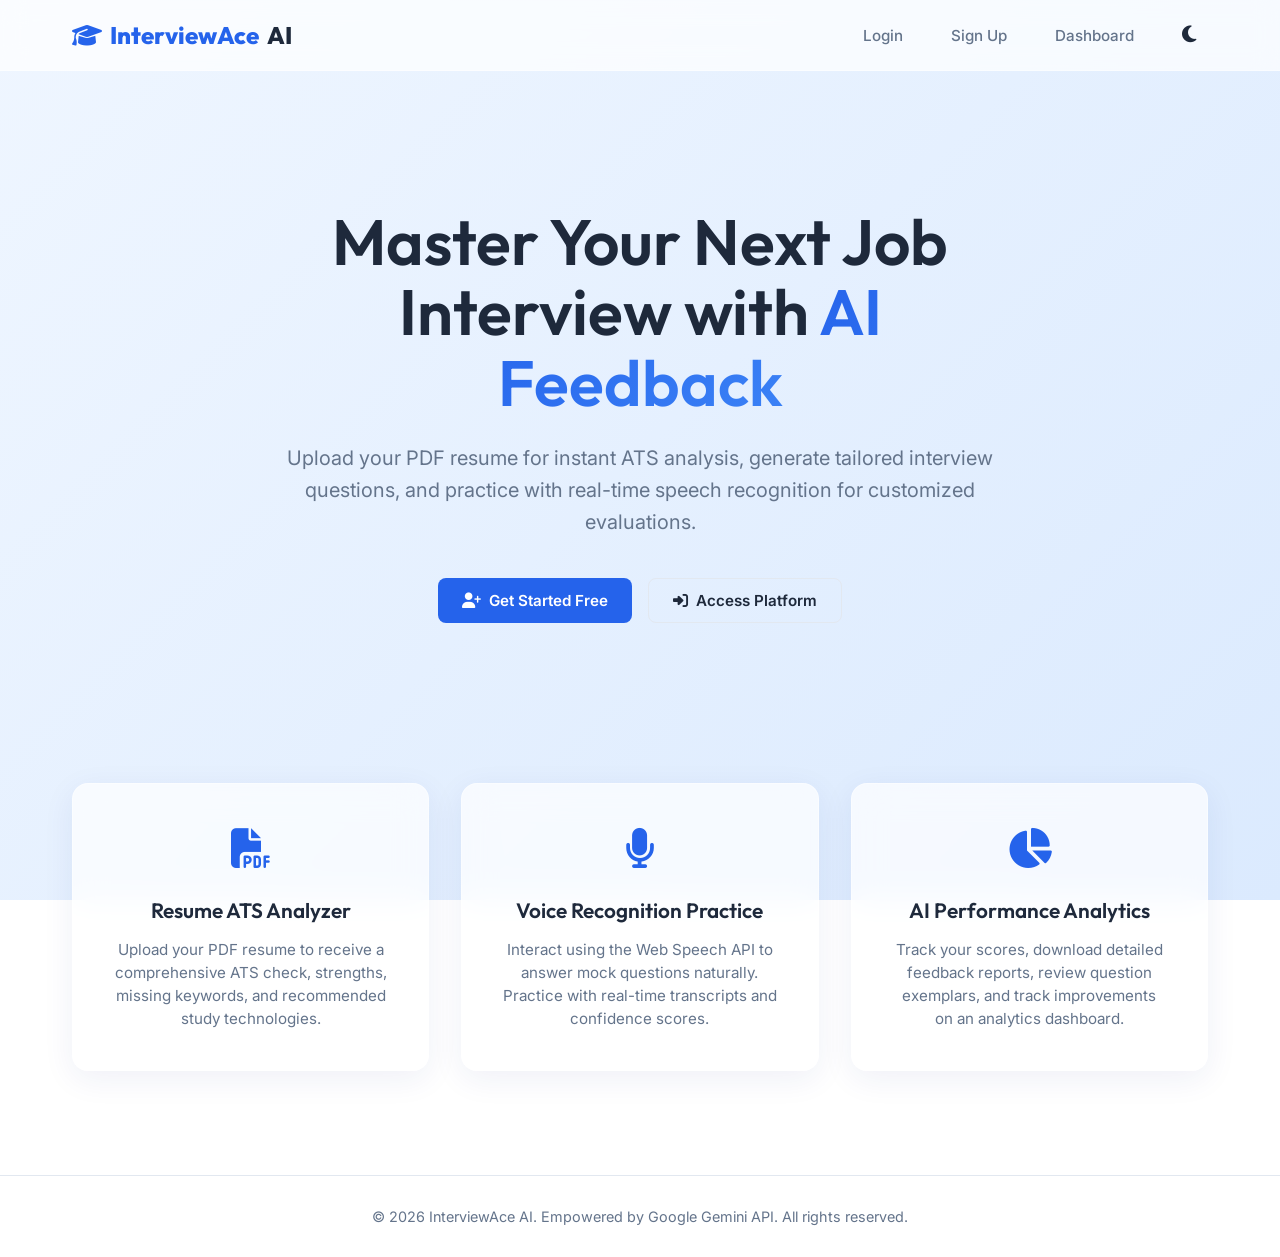
<file: frontend/index.html>
<!DOCTYPE html>
<html lang="en">
<head>
    <meta charset="UTF-8">
    <meta name="viewport" content="width=device-width, initial-scale=1.0">
    <title>InterviewAce AI - Mock Interview Platform</title>
    <!-- Stylesheets -->
    <link rel="stylesheet" href="css/style.css">
    <link rel="stylesheet" href="css/responsive.css">
    <!-- FontAwesome icons -->
    <link rel="stylesheet" href="https://cdnjs.cloudflare.com/ajax/libs/font-awesome/6.4.0/css/all.min.css">
</head>
<body>

    <!-- Header Navigation -->
    <nav class="glass-nav">
        <div class="navbar-container">
            <a href="/" class="logo">
                <i class="fas fa-graduation-cap"></i>
                InterviewAce <span>AI</span>
            </a>
            <div class="nav-links">
                <a href="/login" class="nav-link">Login</a>
                <a href="/signup" class="nav-link">Sign Up</a>
                <a href="/dashboard" class="nav-link">Dashboard</a>
                <button id="themeToggle" class="theme-toggle" title="Toggle Theme">
                    <i class="fas fa-moon"></i>
                </button>
            </div>
        </div>
    </nav>

    <!-- Main Hero Section -->
    <main class="main-layout">
        <section class="hero-section">
            <h1>Master Your Next Job Interview with <span>AI Feedback</span></h1>
            <p>Upload your PDF resume for instant ATS analysis, generate tailored interview questions, and practice with real-time speech recognition for customized evaluations.</p>
            <div class="hero-actions">
                <a href="/signup" class="btn btn-primary btn-lg"><i class="fas fa-user-plus"></i> Get Started Free</a>
                <a href="/login" class="btn btn-secondary btn-lg"><i class="fas fa-sign-in-alt"></i> Access Platform</a>
            </div>
        </section>

        <!-- Feature Highlights Grid -->
        <section class="features-grid">
            <div class="glass-card feature-card hover-scale">
                <div class="feature-icon"><i class="fas fa-file-pdf"></i></div>
                <h3>Resume ATS Analyzer</h3>
                <p>Upload your PDF resume to receive a comprehensive ATS check, strengths, missing keywords, and recommended study technologies.</p>
            </div>

            <div class="glass-card feature-card hover-scale">
                <div class="feature-icon"><i class="fas fa-microphone"></i></div>
                <h3>Voice Recognition Practice</h3>
                <p>Interact using the Web Speech API to answer mock questions naturally. Practice with real-time transcripts and confidence scores.</p>
            </div>

            <div class="glass-card feature-card hover-scale">
                <div class="feature-icon"><i class="fas fa-chart-pie"></i></div>
                <h3>AI Performance Analytics</h3>
                <p>Track your scores, download detailed feedback reports, review question exemplars, and track improvements on an analytics dashboard.</p>
            </div>
        </section>
    </main>

    <!-- Footer -->
    <footer>
        <p>&copy; 2026 InterviewAce AI. Empowered by Google Gemini API. All rights reserved.</p>
    </footer>

    <!-- Dark Mode Toggle Script -->
    <script>
        const themeToggleBtn = document.getElementById('themeToggle');
        const themeIcon = themeToggleBtn.querySelector('i');

        // Load saved theme
        if (localStorage.getItem('theme') === 'dark') {
            document.body.classList.add('dark-mode');
            themeIcon.classList.replace('fa-moon', 'fa-sun');
        }

        themeToggleBtn.addEventListener('click', () => {
            document.body.classList.toggle('dark-mode');
            const isDark = document.body.classList.contains('dark-mode');
            localStorage.setItem('theme', isDark ? 'dark' : 'light');
            
            if (isDark) {
                themeIcon.classList.replace('fa-moon', 'fa-sun');
            } else {
                themeIcon.classList.replace('fa-sun', 'fa-moon');
            }
        });
    </script>
</body>
</html>
</file>
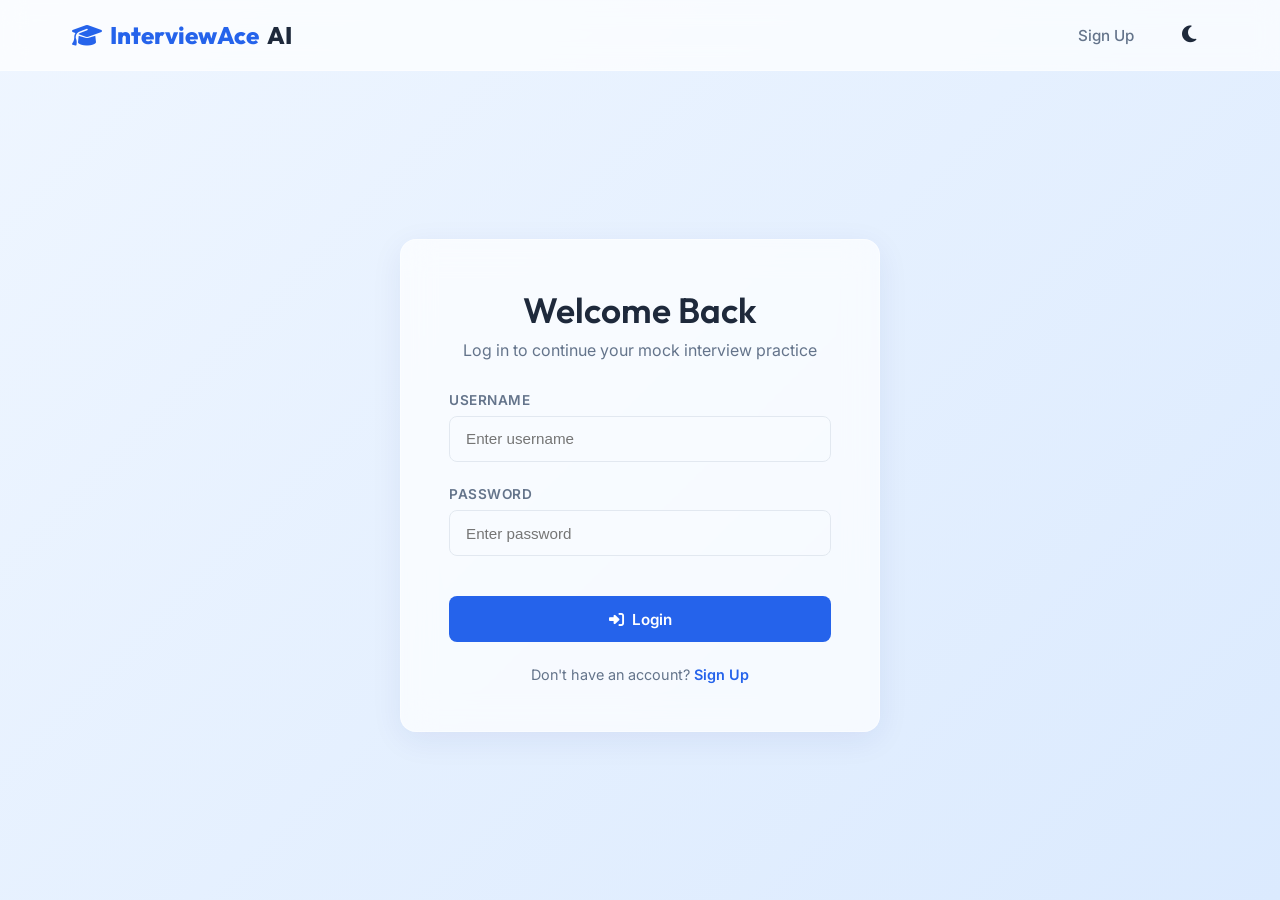
<file: frontend/login.html>
<!DOCTYPE html>
<html lang="en">
<head>
    <meta charset="UTF-8">
    <meta name="viewport" content="width=device-width, initial-scale=1.0">
    <title>Login - InterviewAce AI</title>
    <!-- Stylesheets -->
    <link rel="stylesheet" href="css/style.css">
    <link rel="stylesheet" href="css/responsive.css">
    <!-- FontAwesome icons -->
    <link rel="stylesheet" href="https://cdnjs.cloudflare.com/ajax/libs/font-awesome/6.4.0/css/all.min.css">
</head>
<body>

    <!-- Header Navigation -->
    <nav class="glass-nav">
        <div class="navbar-container">
            <a href="/" class="logo">
                <i class="fas fa-graduation-cap"></i>
                InterviewAce <span>AI</span>
            </a>
            <div class="nav-links">
                <a href="/signup" class="nav-link">Sign Up</a>
                <button id="themeToggle" class="theme-toggle" title="Toggle Theme">
                    <i class="fas fa-moon"></i>
                </button>
            </div>
        </div>
    </nav>

    <!-- Main Container -->
    <main class="main-layout auth-wrapper">
        <div class="glass-card auth-card">
            <div class="auth-header">
                <h2>Welcome Back</h2>
                <p>Log in to continue your mock interview practice</p>
            </div>
            
            <div id="errorAlert" class="error-message"></div>

            <form id="loginForm">
                <div class="form-group">
                    <label for="username" class="form-label">Username</label>
                    <input type="text" id="username" class="form-control" placeholder="Enter username" required>
                </div>
                <div class="form-group">
                    <label for="password" class="form-label">Password</label>
                    <input type="password" id="password" class="form-control" placeholder="Enter password" required>
                </div>
                <button type="submit" class="btn btn-primary" style="width: 100%; margin-top: 1rem; padding: 0.85rem;">
                    <i class="fas fa-sign-in-alt"></i> Login
                </button>
            </form>

            <div class="auth-footer">
                Don't have an account? <a href="/signup">Sign Up</a>
            </div>
        </div>
    </main>

    <!-- Loading Animation Modal -->
    <div id="loader" class="loader-wrapper">
        <div class="spinner"></div>
        <div class="loader-text">Logging in...</div>
    </div>

    <!-- Theme and Form Logic script link -->
    <script src="js/login.js"></script>
    <script>
        // Load saved theme
        if (localStorage.getItem('theme') === 'dark') {
            document.body.classList.add('dark-mode');
            document.querySelector('#themeToggle i').classList.replace('fa-moon', 'fa-sun');
        }
        document.getElementById('themeToggle').addEventListener('click', () => {
            document.body.classList.toggle('dark-mode');
            const isDark = document.body.classList.contains('dark-mode');
            localStorage.setItem('theme', isDark ? 'dark' : 'light');
            const icon = document.querySelector('#themeToggle i');
            if (isDark) {
                icon.classList.replace('fa-moon', 'fa-sun');
            } else {
                icon.classList.replace('fa-sun', 'fa-moon');
            }
        });
    </script>
</body>
</html>
</file>
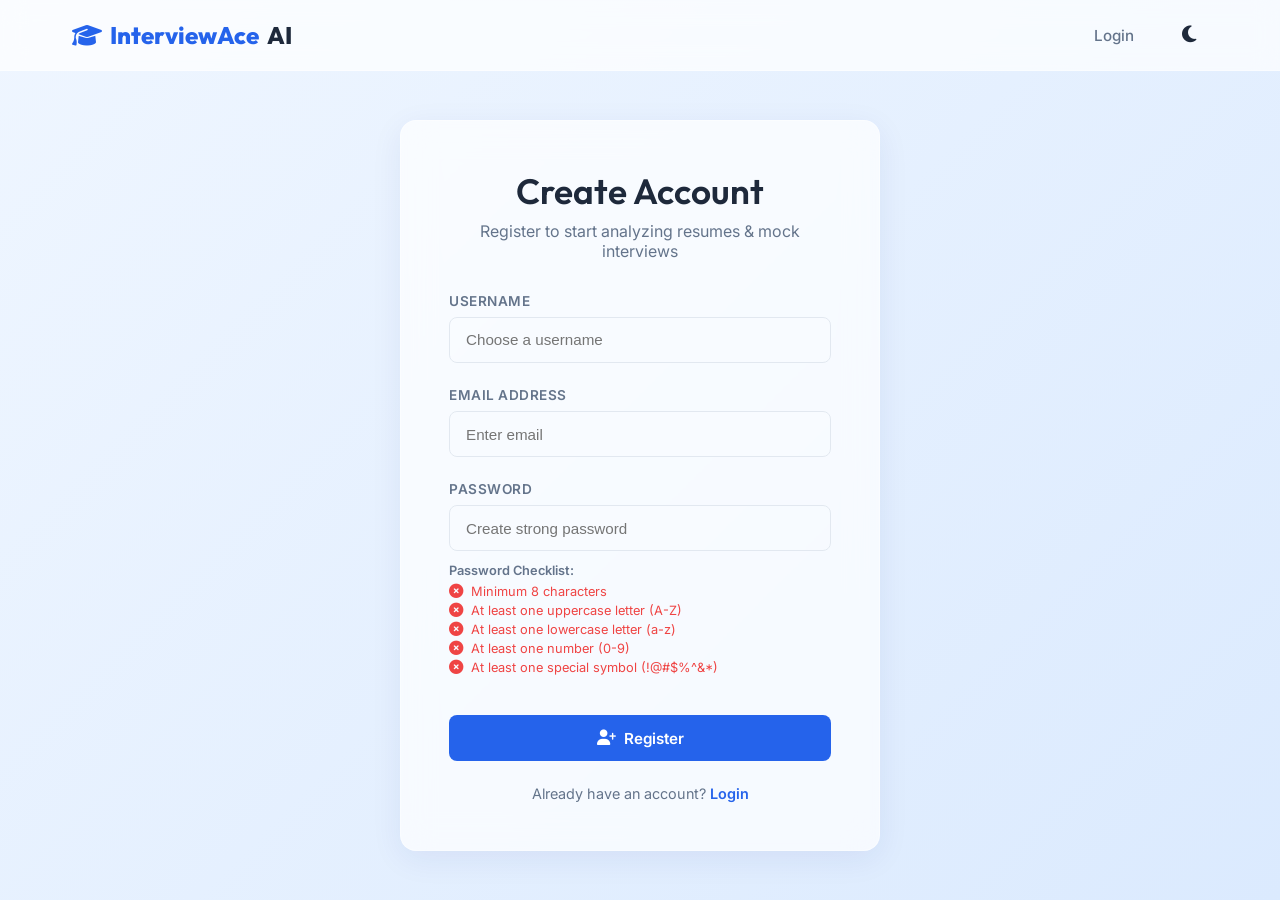
<file: frontend/signup.html>
<!DOCTYPE html>
<html lang="en">
<head>
    <meta charset="UTF-8">
    <meta name="viewport" content="width=device-width, initial-scale=1.0">
    <title>Sign Up - InterviewAce AI</title>
    <!-- Stylesheets -->
    <link rel="stylesheet" href="css/style.css">
    <link rel="stylesheet" href="css/responsive.css">
    <!-- FontAwesome icons -->
    <link rel="stylesheet" href="https://cdnjs.cloudflare.com/ajax/libs/font-awesome/6.4.0/css/all.min.css">
    <style>
        .req-item {
            display: flex;
            align-items: center;
            gap: 0.5rem;
            margin-top: 0.25rem;
            transition: color var(--transition-fast);
        }
        .req-item i {
            font-size: 0.9rem;
        }
        .req-valid {
            color: var(--success) !important;
        }
        .req-invalid {
            color: var(--danger);
        }
    </style>
</head>
<body>

    <!-- Header Navigation -->
    <nav class="glass-nav">
        <div class="navbar-container">
            <a href="/" class="logo">
                <i class="fas fa-graduation-cap"></i>
                InterviewAce <span>AI</span>
            </a>
            <div class="nav-links">
                <a href="/login" class="nav-link">Login</a>
                <button id="themeToggle" class="theme-toggle" title="Toggle Theme">
                    <i class="fas fa-moon"></i>
                </button>
            </div>
        </div>
    </nav>

    <!-- Main Container -->
    <main class="main-layout auth-wrapper">
        <div class="glass-card auth-card">
            <div class="auth-header">
                <h2>Create Account</h2>
                <p>Register to start analyzing resumes & mock interviews</p>
            </div>

            <div id="errorAlert" class="error-message"></div>
            <div id="successAlert" class="success-message"></div>

            <form id="signupForm">
                <div class="form-group">
                    <label for="username" class="form-label">Username</label>
                    <input type="text" id="username" class="form-control" placeholder="Choose a username" required>
                </div>
                <div class="form-group">
                    <label for="email" class="form-label">Email Address</label>
                    <input type="email" id="email" class="form-control" placeholder="Enter email" required>
                </div>
                <div class="form-group">
                    <label for="password" class="form-label">Password</label>
                    <input type="password" id="password" class="form-control" placeholder="Create strong password" required>
                    
                    <!-- Password Validation Checklist -->
                    <div class="password-requirements" style="margin-top: 0.75rem; font-size: 0.8rem; color: var(--text-secondary);">
                        <span style="font-weight: 600;">Password Checklist:</span>
                        <ul style="list-style: none; margin-top: 0.35rem;">
                            <li id="req-length" class="req-item req-invalid"><i class="fas fa-times-circle"></i> Minimum 8 characters</li>
                            <li id="req-upper" class="req-item req-invalid"><i class="fas fa-times-circle"></i> At least one uppercase letter (A-Z)</li>
                            <li id="req-lower" class="req-item req-invalid"><i class="fas fa-times-circle"></i> At least one lowercase letter (a-z)</li>
                            <li id="req-number" class="req-item req-invalid"><i class="fas fa-times-circle"></i> At least one number (0-9)</li>
                            <li id="req-special" class="req-item req-invalid"><i class="fas fa-times-circle"></i> At least one special symbol (!@#$%^&*)</li>
                        </ul>
                    </div>
                </div>
                <button type="submit" class="btn btn-primary" style="width: 100%; margin-top: 1rem; padding: 0.85rem;" disabled id="submitBtn">
                    <i class="fas fa-user-plus"></i> Register
                </button>
            </form>

            <div class="auth-footer">
                Already have an account? <a href="/login">Login</a>
            </div>
        </div>
    </main>

    <!-- Loading Animation Modal -->
    <div id="loader" class="loader-wrapper">
        <div class="spinner"></div>
        <div class="loader-text">Creating account...</div>
    </div>

    <!-- Theme & Sign up logic -->
    <script src="js/signup.js"></script>
    <script>
        // Load saved theme
        if (localStorage.getItem('theme') === 'dark') {
            document.body.classList.add('dark-mode');
            document.querySelector('#themeToggle i').classList.replace('fa-moon', 'fa-sun');
        }
        document.getElementById('themeToggle').addEventListener('click', () => {
            document.body.classList.toggle('dark-mode');
            const isDark = document.body.classList.contains('dark-mode');
            localStorage.setItem('theme', isDark ? 'dark' : 'light');
            const icon = document.querySelector('#themeToggle i');
            if (isDark) {
                icon.classList.replace('fa-moon', 'fa-sun');
            } else {
                icon.classList.replace('fa-sun', 'fa-moon');
            }
        });
    </script>
</body>
</html>
</file>
<file: frontend/css/style.css>
@import url('https://fonts.googleapis.com/css2?family=Inter:wght@300;400;500;600&family=Outfit:wght@400;500;600;700;800&display=swap');

:root {
    /* Color Palette - Light Mode Default */
    --primary-gradient: linear-gradient(135deg, #eff6ff 0%, #dbeafe 100%);
    --accent-color: #2563eb;
    --accent-hover: #1d4ed8;
    --accent-light: #dbeafe;
    
    --bg-primary: #f8fafc;
    --bg-secondary: #ffffff;
    
    --glass-bg: rgba(255, 255, 255, 0.7);
    --glass-border: rgba(255, 255, 255, 0.4);
    
    --text-primary: #1e293b;
    --text-secondary: #64748b;
    --text-light: #94a3b8;
    
    --shadow-sm: 0 2px 8px rgba(37, 99, 235, 0.05);
    --shadow-md: 0 8px 32px 0 rgba(31, 38, 135, 0.07);
    --shadow-lg: 0 12px 40px rgba(0, 0, 0, 0.06);
    
    --border-color: #e2e8f0;
    --border-radius-sm: 8px;
    --border-radius-md: 16px;
    --border-radius-lg: 24px;
    
    --transition-fast: 0.2s ease;
    --transition-normal: 0.3s cubic-bezier(0.4, 0, 0.2, 1);
    
    --success: #10b981;
    --warning: #f59e0b;
    --danger: #ef4444;
}

body.dark-mode {
    /* Color Palette - Dark Mode overrides */
    --primary-gradient: linear-gradient(135deg, #020617 0%, #0f172a 100%);
    --accent-color: #3b82f6;
    --accent-hover: #60a5fa;
    --accent-light: rgba(59, 130, 246, 0.15);
    
    --bg-primary: #020617;
    --bg-secondary: #0b1329;
    
    --glass-bg: rgba(15, 23, 42, 0.65);
    --glass-border: rgba(255, 255, 255, 0.08);
    
    --text-primary: #f8fafc;
    --text-secondary: #94a3b8;
    --text-light: #64748b;
    
    --shadow-sm: 0 2px 8px rgba(0, 0, 0, 0.2);
    --shadow-md: 0 8px 32px 0 rgba(0, 0, 0, 0.35);
    --shadow-lg: 0 12px 40px rgba(0, 0, 0, 0.45);
    
    --border-color: #1e293b;
    --success: #34d399;
    --warning: #fbbf24;
    --danger: #f87171;
}

/* Base Styles */
* {
    margin: 0;
    padding: 0;
    box-sizing: border-box;
}

body {
    font-family: 'Inter', sans-serif;
    background: var(--primary-gradient);
    background-attachment: fixed;
    color: var(--text-primary);
    min-height: 100vh;
    display: flex;
    flex-direction: column;
    overflow-x: hidden;
    transition: background var(--transition-normal), color var(--transition-fast);
}

h1, h2, h3, h4, h5, h6 {
    font-family: 'Outfit', sans-serif;
    font-weight: 600;
}

a {
    color: inherit;
    text-decoration: none;
}

button {
    font-family: inherit;
    cursor: pointer;
    border: none;
    outline: none;
}

/* Glassmorphism Classes */
.glass-card {
    background: var(--glass-bg);
    backdrop-filter: blur(16px);
    -webkit-backdrop-filter: blur(16px);
    border: 1px solid var(--glass-border);
    border-radius: var(--border-radius-md);
    box-shadow: var(--shadow-md);
    transition: transform var(--transition-fast), box-shadow var(--transition-fast), background var(--transition-normal);
}

.glass-card.hover-scale:hover {
    transform: translateY(-4px);
    box-shadow: var(--shadow-lg);
}

.glass-nav {
    background: var(--glass-bg);
    backdrop-filter: blur(12px);
    -webkit-backdrop-filter: blur(12px);
    border-bottom: 1px solid var(--glass-border);
    position: sticky;
    top: 0;
    z-index: 100;
    transition: background var(--transition-normal);
}

/* Navigation Layout */
.navbar-container {
    max-width: 1200px;
    margin: 0 auto;
    padding: 1rem 2rem;
    display: flex;
    justify-content: space-between;
    align-items: center;
}

.logo {
    font-size: 1.5rem;
    font-family: 'Outfit', sans-serif;
    font-weight: 800;
    color: var(--accent-color);
    display: flex;
    align-items: center;
    gap: 0.5rem;
}

.logo span {
    color: var(--text-primary);
}

.nav-links {
    display: flex;
    align-items: center;
    gap: 1.5rem;
}

.nav-link {
    font-weight: 500;
    font-size: 0.95rem;
    color: var(--text-secondary);
    transition: color var(--transition-fast);
    padding: 0.5rem 0.75rem;
    border-radius: var(--border-radius-sm);
}

.nav-link:hover, .nav-link.active {
    color: var(--accent-color);
    background-color: var(--accent-light);
}

.theme-toggle {
    background: transparent;
    color: var(--text-primary);
    font-size: 1.2rem;
    padding: 0.5rem;
    border-radius: 50%;
    transition: background-color var(--transition-fast);
    display: flex;
    align-items: center;
    justify-content: center;
    width: 38px;
    height: 38px;
}

.theme-toggle:hover {
    background-color: var(--glass-border);
}

/* Main Container Layout */
.main-layout {
    flex: 1;
    width: 100%;
    max-width: 1200px;
    margin: 0 auto;
    padding: 2.5rem 2rem;
}

/* Dynamic Buttons */
.btn {
    display: inline-flex;
    align-items: center;
    justify-content: center;
    gap: 0.5rem;
    padding: 0.75rem 1.5rem;
    font-weight: 600;
    border-radius: var(--border-radius-sm);
    transition: all var(--transition-fast);
    font-size: 0.95rem;
}

.btn-primary {
    background-color: var(--accent-color);
    color: #ffffff;
}

.btn-primary:hover {
    background-color: var(--accent-hover);
    box-shadow: 0 4px 12px rgba(37, 99, 235, 0.3);
}

.btn-secondary {
    background-color: transparent;
    color: var(--text-primary);
    border: 1px solid var(--border-color);
}

.btn-secondary:hover {
    background-color: var(--glass-border);
}

.btn-danger {
    background-color: var(--danger);
    color: #ffffff;
}

.btn-danger:hover {
    filter: brightness(0.9);
}

/* Loader Animation */
.loader-wrapper {
    position: fixed;
    top: 0;
    left: 0;
    width: 100%;
    height: 100%;
    background: rgba(0, 0, 0, 0.4);
    backdrop-filter: blur(8px);
    display: flex;
    flex-direction: column;
    justify-content: center;
    align-items: center;
    z-index: 1000;
    opacity: 0;
    pointer-events: none;
    transition: opacity var(--transition-fast);
}

.loader-wrapper.active {
    opacity: 1;
    pointer-events: all;
}

.spinner {
    width: 60px;
    height: 60px;
    border: 5px solid rgba(255, 255, 255, 0.1);
    border-top-color: var(--accent-color);
    border-radius: 50%;
    animation: spin 1s infinite linear;
}

.loader-text {
    margin-top: 1.5rem;
    color: #ffffff;
    font-family: 'Outfit', sans-serif;
    font-weight: 500;
    font-size: 1.1rem;
    letter-spacing: 0.5px;
}

@keyframes spin {
    0% { transform: rotate(0deg); }
    100% { transform: rotate(360deg); }
}

/* Form Styles (Auth) */
.auth-wrapper {
    display: flex;
    align-items: center;
    justify-content: center;
    min-height: calc(100vh - 180px);
}

.auth-card {
    width: 100%;
    max-width: 480px;
    padding: 3rem;
}

.auth-header {
    text-align: center;
    margin-bottom: 2rem;
}

.auth-header h2 {
    font-size: 2.2rem;
    margin-bottom: 0.5rem;
    color: var(--text-primary);
}

.auth-header p {
    color: var(--text-secondary);
}

.form-group {
    margin-bottom: 1.5rem;
}

.form-label {
    display: block;
    margin-bottom: 0.5rem;
    font-size: 0.85rem;
    font-weight: 600;
    color: var(--text-secondary);
    text-transform: uppercase;
    letter-spacing: 0.5px;
}

.form-control {
    width: 100%;
    padding: 0.85rem 1rem;
    background-color: rgba(255, 255, 255, 0.05);
    border: 1px solid var(--border-color);
    border-radius: var(--border-radius-sm);
    color: var(--text-primary);
    font-size: 0.95rem;
    transition: all var(--transition-fast);
}

.form-control:focus {
    outline: none;
    border-color: var(--accent-color);
    background-color: var(--bg-secondary);
    box-shadow: 0 0 0 4px var(--accent-light);
}

.auth-footer {
    text-align: center;
    margin-top: 1.5rem;
    font-size: 0.9rem;
    color: var(--text-secondary);
}

.auth-footer a {
    color: var(--accent-color);
    font-weight: 600;
}

.error-message {
    background-color: rgba(239, 68, 68, 0.1);
    border-left: 4px solid var(--danger);
    color: var(--danger);
    padding: 0.75rem 1rem;
    border-radius: var(--border-radius-sm);
    margin-bottom: 1.5rem;
    font-size: 0.9rem;
    display: none;
}

.success-message {
    background-color: rgba(16, 185, 129, 0.1);
    border-left: 4px solid var(--success);
    color: var(--success);
    padding: 0.75rem 1rem;
    border-radius: var(--border-radius-sm);
    margin-bottom: 1.5rem;
    font-size: 0.9rem;
    display: none;
}

/* Dashboard Styles */
.dashboard-welcome {
    display: flex;
    justify-content: space-between;
    align-items: center;
    margin-bottom: 2.5rem;
}

.dashboard-welcome h2 {
    font-size: 2.4rem;
}

.dashboard-stats {
    display: grid;
    grid-template-columns: repeat(auto-fit, minmax(220px, 1fr));
    gap: 1.5rem;
    margin-bottom: 2.5rem;
}

.stat-card {
    padding: 2rem;
    display: flex;
    align-items: center;
    gap: 1.5rem;
}

.stat-icon {
    font-size: 2rem;
    color: var(--accent-color);
    background: var(--accent-light);
    width: 60px;
    height: 60px;
    border-radius: 50%;
    display: flex;
    align-items: center;
    justify-content: center;
}

.stat-info h4 {
    font-size: 0.85rem;
    text-transform: uppercase;
    letter-spacing: 0.5px;
    color: var(--text-secondary);
}

.stat-info p {
    font-size: 1.8rem;
    font-weight: 700;
    font-family: 'Outfit', sans-serif;
}

.dashboard-grid {
    display: grid;
    grid-template-columns: 2fr 1fr;
    gap: 2rem;
}

.section-title {
    margin-bottom: 1.5rem;
    font-size: 1.4rem;
    display: flex;
    justify-content: space-between;
    align-items: center;
}

.dashboard-table-card {
    padding: 2rem;
}

.dashboard-table {
    width: 100%;
    border-collapse: collapse;
}

.dashboard-table th {
    text-align: left;
    padding: 1rem;
    font-size: 0.85rem;
    text-transform: uppercase;
    letter-spacing: 0.5px;
    color: var(--text-secondary);
    border-bottom: 1px solid var(--border-color);
}

.dashboard-table td {
    padding: 1.25rem 1rem;
    border-bottom: 1px solid var(--border-color);
    font-size: 0.95rem;
}

.dashboard-table tr:last-child td {
    border-bottom: none;
}

.badge {
    padding: 0.25rem 0.75rem;
    border-radius: 999px;
    font-size: 0.8rem;
    font-weight: 600;
}

.badge-hr { background: rgba(59, 130, 246, 0.1); color: var(--accent-color); }
.badge-tech { background: rgba(16, 185, 129, 0.1); color: var(--success); }
.badge-apt { background: rgba(245, 158, 11, 0.1); color: var(--warning); }

/* Resume Upload Styles */
.upload-container {
    max-width: 800px;
    margin: 0 auto;
}

.upload-area {
    border: 2px dashed var(--border-color);
    border-radius: var(--border-radius-md);
    padding: 4rem 2rem;
    text-align: center;
    background: rgba(255, 255, 255, 0.02);
    transition: all var(--transition-fast);
    cursor: pointer;
    margin-bottom: 2rem;
}

.upload-area:hover, .upload-area.dragover {
    border-color: var(--accent-color);
    background: rgba(37, 99, 235, 0.03);
}

.upload-icon {
    font-size: 3rem;
    color: var(--accent-color);
    margin-bottom: 1.5rem;
}

.upload-text h3 {
    font-size: 1.4rem;
    margin-bottom: 0.5rem;
}

.upload-text p {
    color: var(--text-secondary);
    font-size: 0.95rem;
}

/* Resume Analysis Layout */
.analysis-header-grid {
    display: grid;
    grid-template-columns: 1fr 2fr;
    gap: 2rem;
    margin-bottom: 2rem;
}

.score-widget {
    display: flex;
    flex-direction: column;
    align-items: center;
    justify-content: center;
    padding: 2.5rem;
    text-align: center;
}

.score-circle {
    position: relative;
    width: 150px;
    height: 150px;
    display: flex;
    align-items: center;
    justify-content: center;
    margin-bottom: 1.5rem;
}

.score-circle svg {
    width: 100%;
    height: 100%;
    transform: rotate(-90deg);
}

.score-circle circle {
    fill: none;
    stroke-width: 12;
}

.score-circle .circle-bg {
    stroke: var(--border-color);
}

.score-circle .circle-progress {
    stroke: var(--accent-color);
    stroke-linecap: round;
    stroke-dasharray: 440;
    stroke-dashoffset: 440; /* modified by JS */
    transition: stroke-dashoffset 1s ease-out;
}

.score-value {
    position: absolute;
    font-size: 2.5rem;
    font-weight: 800;
    font-family: 'Outfit', sans-serif;
    color: var(--text-primary);
}

.summary-card {
    padding: 2.5rem;
}

.summary-card h3 {
    font-size: 1.6rem;
    margin-bottom: 1rem;
}

.summary-card p {
    color: var(--text-secondary);
    line-height: 1.6;
}

.analysis-details-grid {
    display: grid;
    grid-template-columns: repeat(auto-fit, minmax(340px, 1fr));
    gap: 2rem;
    margin-bottom: 2rem;
}

.details-card {
    padding: 2rem;
}

.details-card h3 {
    margin-bottom: 1.5rem;
    font-size: 1.25rem;
    display: flex;
    align-items: center;
    gap: 0.75rem;
}

.details-card h3 i {
    color: var(--accent-color);
}

.tag-list {
    display: flex;
    flex-wrap: wrap;
    gap: 0.5rem;
}

.tag {
    background-color: var(--accent-light);
    color: var(--accent-color);
    padding: 0.4rem 0.85rem;
    border-radius: var(--border-radius-sm);
    font-size: 0.85rem;
    font-weight: 600;
}

.bullet-list {
    list-style: none;
}

.bullet-list li {
    position: relative;
    padding-left: 1.5rem;
    margin-bottom: 0.75rem;
    font-size: 0.95rem;
    line-height: 1.5;
    color: var(--text-secondary);
}

.bullet-list li::before {
    font-family: "Font Awesome 5 Free";
    font-weight: 900;
    position: absolute;
    left: 0;
    top: 2px;
}

.list-strengths li::before {
    content: "\f00c";
    color: var(--success);
}

.list-weaknesses li::before {
    content: "\f00d";
    color: var(--danger);
}

.list-suggestions li::before {
    content: "\f0eb";
    color: var(--warning);
}

/* Interview Module Styles */
.setup-container {
    max-width: 600px;
    margin: 0 auto;
    padding: 2rem;
}

.setup-title {
    text-align: center;
    margin-bottom: 2rem;
}

.setup-title h2 {
    font-size: 2.2rem;
    margin-bottom: 0.5rem;
}

.setup-title p {
    color: var(--text-secondary);
}

.type-select-grid {
    display: grid;
    grid-template-columns: 1fr;
    gap: 1.25rem;
    margin-bottom: 2.5rem;
}

.type-option {
    display: flex;
    align-items: center;
    gap: 1.5rem;
    padding: 1.5rem;
    cursor: pointer;
    border: 1px solid var(--border-color);
    border-radius: var(--border-radius-md);
    background: rgba(255, 255, 255, 0.02);
    transition: all var(--transition-fast);
}

.type-option:hover, .type-option.selected {
    border-color: var(--accent-color);
    background: var(--accent-light);
}

.type-icon {
    font-size: 1.8rem;
    color: var(--accent-color);
    background: var(--bg-secondary);
    width: 50px;
    height: 50px;
    border-radius: 50%;
    display: flex;
    align-items: center;
    justify-content: center;
}

.type-details h4 {
    font-size: 1.1rem;
    margin-bottom: 0.25rem;
}

.type-details p {
    font-size: 0.85rem;
    color: var(--text-secondary);
}

/* Interview Console */
.interview-layout {
    max-width: 900px;
    margin: 0 auto;
}

.console-header {
    display: flex;
    justify-content: space-between;
    align-items: center;
    margin-bottom: 1.5rem;
}

.progress-container {
    width: 60%;
    background: var(--border-color);
    height: 8px;
    border-radius: 999px;
    overflow: hidden;
}

.progress-fill {
    height: 100%;
    width: 0%;
    background-color: var(--accent-color);
    transition: width var(--transition-normal);
}

.question-box {
    padding: 2.5rem;
    margin-bottom: 2rem;
    position: relative;
}

.question-text-row {
    display: flex;
    align-items: flex-start;
    gap: 1.5rem;
}

.speak-btn {
    font-size: 1.25rem;
    color: var(--accent-color);
    background: var(--accent-light);
    width: 44px;
    height: 44px;
    border-radius: 50%;
    display: inline-flex;
    align-items: center;
    justify-content: center;
    flex-shrink: 0;
    transition: all var(--transition-fast);
}

.speak-btn:hover {
    transform: scale(1.1);
}

.question-content h2 {
    font-size: 1.6rem;
    line-height: 1.4;
    color: var(--text-primary);
}

.answer-area {
    display: grid;
    grid-template-columns: 1fr;
    gap: 1.5rem;
    margin-bottom: 2rem;
}

.speech-control-panel {
    display: flex;
    flex-direction: column;
    align-items: center;
    gap: 1rem;
    padding: 2rem;
    background: rgba(255, 255, 255, 0.01);
    border: 1px solid var(--border-color);
    border-radius: var(--border-radius-md);
}

.mic-btn-wrapper {
    position: relative;
    width: 80px;
    height: 80px;
}

.mic-btn {
    width: 100%;
    height: 100%;
    border-radius: 50%;
    background: var(--accent-color);
    color: #ffffff;
    font-size: 2rem;
    display: flex;
    align-items: center;
    justify-content: center;
    z-index: 2;
    position: relative;
}

.mic-btn.recording {
    background: var(--danger);
}

.mic-pulse {
    position: absolute;
    top: 0;
    left: 0;
    width: 100%;
    height: 100%;
    background: var(--accent-color);
    border-radius: 50%;
    z-index: 1;
    opacity: 0.4;
}

.mic-btn.recording + .mic-pulse {
    background: var(--danger);
    animation: pulse-wave 1.5s infinite ease-out;
}

@keyframes pulse-wave {
    0% {
        transform: scale(1);
        opacity: 0.6;
    }
    100% {
        transform: scale(1.6);
        opacity: 0;
    }
}

.transcript-display {
    width: 100%;
    min-height: 100px;
    max-height: 180px;
    overflow-y: auto;
    border: 1px solid var(--border-color);
    border-radius: var(--border-radius-sm);
    padding: 1rem;
    background: rgba(0, 0, 0, 0.05);
    font-size: 0.95rem;
    line-height: 1.5;
    color: var(--text-secondary);
}

.console-actions {
    display: flex;
    justify-content: space-between;
    align-items: center;
}

/* Result Screen Styles */
.result-header-panel {
    display: grid;
    grid-template-columns: 1.2fr 2fr;
    gap: 2.5rem;
    margin-bottom: 2.5rem;
}

.result-score-card {
    display: flex;
    flex-direction: column;
    align-items: center;
    justify-content: center;
    padding: 3rem;
}

.result-analysis-summary {
    padding: 3rem;
    display: flex;
    flex-direction: column;
    justify-content: space-between;
}

.results-stats-strip {
    display: grid;
    grid-template-columns: repeat(2, 1fr);
    gap: 1.5rem;
    margin-top: 1.5rem;
}

.result-stat-box {
    background: var(--accent-light);
    padding: 1rem;
    border-radius: var(--border-radius-sm);
    text-align: center;
}

.result-stat-box span {
    font-size: 0.8rem;
    text-transform: uppercase;
    color: var(--text-secondary);
    display: block;
    margin-bottom: 0.25rem;
}

.result-stat-box strong {
    font-size: 1.4rem;
    font-family: 'Outfit', sans-serif;
    color: var(--accent-color);
}

.result-overview-grid {
    display: grid;
    grid-template-columns: 1fr 1fr;
    gap: 2rem;
    margin-bottom: 2.5rem;
}

/* Graph container */
.graph-card {
    padding: 2rem;
    margin-bottom: 2.5rem;
}

.graph-container {
    position: relative;
    height: 300px;
    width: 100%;
}

/* Question Wise Feedback */
.q-feedback-list {
    display: flex;
    flex-direction: column;
    gap: 1.5rem;
}

.q-feedback-item {
    border-radius: var(--border-radius-md);
    overflow: hidden;
    border: 1px solid var(--border-color);
}

.q-header {
    background: rgba(0, 0, 0, 0.02);
    padding: 1.25rem 2rem;
    display: flex;
    justify-content: space-between;
    align-items: center;
    cursor: pointer;
    transition: background var(--transition-fast);
}

.q-header:hover {
    background: rgba(37, 99, 235, 0.02);
}

.q-title-wrapper {
    display: flex;
    align-items: center;
    gap: 1rem;
    max-width: 80%;
}

.q-title-wrapper span {
    background: var(--accent-color);
    color: #ffffff;
    width: 32px;
    height: 32px;
    border-radius: 50%;
    display: flex;
    align-items: center;
    justify-content: center;
    font-weight: 600;
    flex-shrink: 0;
}

.q-title-wrapper h4 {
    font-size: 1.05rem;
    color: var(--text-primary);
    white-space: nowrap;
    overflow: hidden;
    text-overflow: ellipsis;
}

.q-score-badge {
    background: var(--accent-light);
    color: var(--accent-color);
    font-family: 'Outfit', sans-serif;
    font-weight: 700;
    padding: 0.35rem 0.85rem;
    border-radius: var(--border-radius-sm);
    font-size: 0.95rem;
}

.q-body {
    padding: 2.5rem;
    border-top: 1px solid var(--border-color);
    background: var(--bg-secondary);
    display: none;
}

.q-body.active {
    display: block;
}

.q-body-section {
    margin-bottom: 1.5rem;
}

.q-body-section:last-child {
    margin-bottom: 0;
}

.q-body-section h5 {
    font-size: 0.9rem;
    text-transform: uppercase;
    color: var(--text-light);
    letter-spacing: 0.5px;
    margin-bottom: 0.5rem;
}

.q-body-section p {
    font-size: 0.95rem;
    line-height: 1.6;
    color: var(--text-secondary);
}

.q-body-section blockquote {
    border-left: 4px solid var(--border-color);
    padding-left: 1rem;
    font-style: italic;
    color: var(--text-secondary);
}

/* Admin Dashboard styles */
.admin-grid-top {
    display: grid;
    grid-template-columns: repeat(auto-fit, minmax(220px, 1fr));
    gap: 1.5rem;
    margin-bottom: 2.5rem;
}

.admin-users-card {
    padding: 2rem;
    margin-bottom: 2.5rem;
}

/* Home / Index Landing Page Styling */
.hero-section {
    text-align: center;
    padding: 6rem 1rem;
    max-width: 800px;
    margin: 0 auto;
}

.hero-section h1 {
    font-size: 4rem;
    line-height: 1.1;
    margin-bottom: 1.5rem;
    color: var(--text-primary);
}

.hero-section h1 span {
    color: var(--accent-color);
    background: linear-gradient(135deg, var(--accent-color) 0%, #3b82f6 100%);
    -webkit-background-clip: text;
    -webkit-text-fill-color: transparent;
}

.hero-section p {
    font-size: 1.25rem;
    color: var(--text-secondary);
    line-height: 1.6;
    margin-bottom: 2.5rem;
}

.hero-actions {
    display: flex;
    justify-content: center;
    gap: 1rem;
    margin-bottom: 4rem;
}

.features-grid {
    display: grid;
    grid-template-columns: repeat(auto-fit, minmax(280px, 1fr));
    gap: 2rem;
    margin-bottom: 4rem;
}

.feature-card {
    padding: 2.5rem;
    text-align: center;
}

.feature-icon {
    font-size: 2.5rem;
    color: var(--accent-color);
    margin-bottom: 1.5rem;
}

.feature-card h3 {
    font-size: 1.3rem;
    margin-bottom: 1rem;
}

.feature-card p {
    color: var(--text-secondary);
    font-size: 0.95rem;
    line-height: 1.5;
}

/* Footer Section */
footer {
    border-top: 1px solid var(--border-color);
    background: var(--glass-bg);
    padding: 2rem;
    text-align: center;
    color: var(--text-secondary);
    font-size: 0.9rem;
    margin-top: auto;
}
</file>
<file: frontend/css/responsive.css>
/* Responsive styles for InterviewAce AI */

@media (max-width: 1024px) {
    .main-layout {
        padding: 2rem 1.5rem;
    }
    
    .dashboard-grid {
        grid-template-columns: 1fr;
        gap: 1.5rem;
    }
}

@media (max-width: 768px) {
    /* Base typography */
    body {
        font-size: 15px;
    }
    
    .hero-section {
        padding: 4rem 1rem 3rem;
    }
    
    .hero-section h1 {
        font-size: 2.8rem;
    }
    
    .hero-section p {
        font-size: 1.1rem;
    }
    
    /* Navigation */
    .navbar-container {
        padding: 1rem;
        flex-direction: column;
        gap: 1rem;
    }
    
    .nav-links {
        width: 100%;
        justify-content: center;
        flex-wrap: wrap;
        gap: 0.75rem;
    }
    
    .nav-link {
        font-size: 0.85rem;
        padding: 0.4rem 0.6rem;
    }
    
    /* Analysis Screens */
    .analysis-header-grid {
        grid-template-columns: 1fr;
        gap: 1.5rem;
    }
    
    .score-widget {
        padding: 1.5rem;
    }
    
    .summary-card {
        padding: 1.5rem;
    }
    
    .analysis-details-grid {
        grid-template-columns: 1fr;
        gap: 1.5rem;
    }
    
    /* Results Screen */
    .result-header-panel {
        grid-template-columns: 1fr;
        gap: 1.5rem;
    }
    
    .result-score-card {
        padding: 2rem 1.5rem;
    }
    
    .result-analysis-summary {
        padding: 2rem 1.5rem;
    }
    
    .result-overview-grid {
        grid-template-columns: 1fr;
        gap: 1.5rem;
    }
    
    /* Interview console */
    .progress-container {
        width: 50%;
    }
    
    .question-content h2 {
        font-size: 1.3rem;
    }
    
    .speech-control-panel {
        padding: 1.5rem 1rem;
    }
    
    /* Authentication Card */
    .auth-card {
        padding: 2rem 1.5rem;
    }
    
    .auth-header h2 {
        font-size: 1.8rem;
    }
}

@media (max-width: 480px) {
    .dashboard-welcome {
        flex-direction: column;
        align-items: flex-start;
        gap: 1rem;
    }
    
    .dashboard-welcome h2 {
        font-size: 1.8rem;
    }
    
    .stat-card {
        padding: 1.25rem;
        gap: 1rem;
    }
    
    .stat-icon {
        width: 48px;
        height: 48px;
        font-size: 1.5rem;
    }
    
    .stat-info p {
        font-size: 1.4rem;
    }
    
    .console-header {
        flex-direction: column;
        align-items: flex-start;
        gap: 0.75rem;
    }
    
    .progress-container {
        width: 100%;
    }
    
    .question-text-row {
        flex-direction: column;
        align-items: center;
        text-align: center;
        gap: 1rem;
    }
    
    .q-header {
        padding: 1rem;
    }
    
    .q-title-wrapper h4 {
        font-size: 0.95rem;
    }
    
    .q-body {
        padding: 1.25rem;
    }
    
    .console-actions {
        flex-direction: column;
        gap: 1rem;
        width: 100%;
    }
    
    .console-actions button {
        width: 100%;
    }
    
    .hero-actions {
        flex-direction: column;
        gap: 0.75rem;
    }
    
    .hero-actions button, .hero-actions a {
        width: 100%;
    }
    
    .dashboard-table th, .dashboard-table td {
        padding: 0.75rem 0.5rem;
        font-size: 0.85rem;
    }
}
</file>
